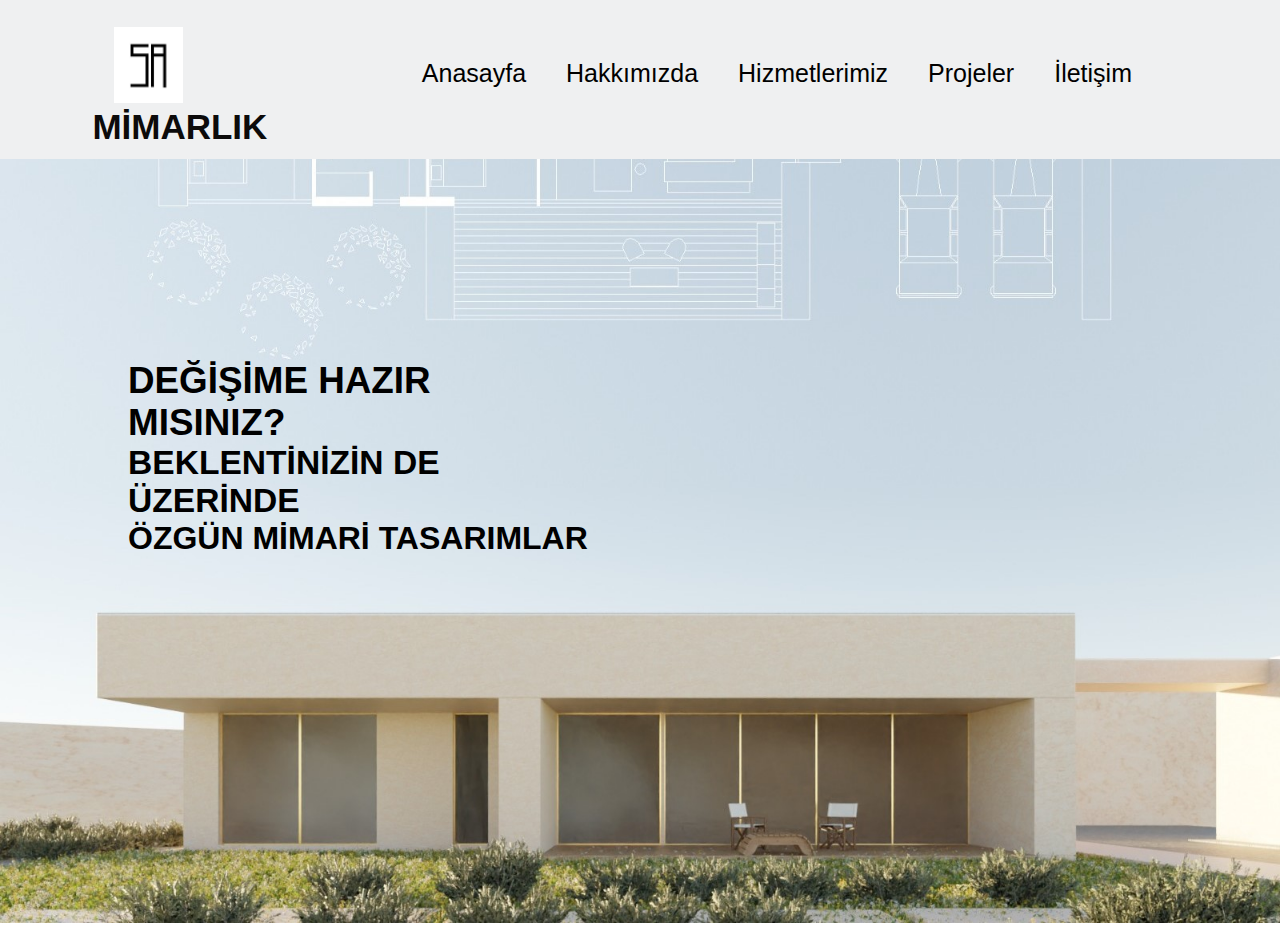
<file: index.html>
<!DOCTYPE html>
<html lang="en">
<head>
    <meta charset="UTF-8">
    <meta name="viewport" content="width=device-width, initial-scale=1.0">
    <link rel="stylesheet" href="/css/style.css">
    <link href="https://fonts.adobe.com/fonts/anth#fonts-section">  
    <title>SA MİMARLIK</title>
</head>
<body onclick="hizmetleriKapat()">
    <!--HEADER-->
    <header>
        <div class="abcd">
            <div class="logo">
                <img src="logo.jpeg" > 
                <h3><a href="#">MİMARLIK</a></h3>
            </div>
            <ul class="sayfalar">
                <li> <a href="index.html">Anasayfa</a></li>
                <li> <a href="hakkımızda.html">Hakkımızda</a></li>
                <li class="Hizmetler-li" onclick="hizmetleriGoster(event)"> <a href="#Hizmetler">Hizmetlerimiz</a>
                    <div id="Hizmetler-content">
                        <ul>
                          <li style="display: block;"> <a href="mimariuygulamaprojeleri.html">MİMARİ UYGULAMA PROJELERİ</a></li>
                          <li style="display: block;"> <a href="röleve-restorasyon.html">RESTORASYON</a></li>
                          <li style="display: block;"> <a href="mimarigörselleştirme.html">MİMARİ GÖRSELLEŞTİRME</a></li>
                          <li style="display: block;"> <a href="mimarianimasyon.html">MİMARİ ANİMASYON</a></li>
                          <li style="display: block;"> <a href="içmimariuygulamaları.html">İÇ MİMARİ UYGULAMALARI</a></li>              
                        </ul>
                        </div>
                </li>
                <li> <a href="projeler.html">Projeler</a></li>
                <li> <a href="iletişim.html">İletişim</a></li>
            </ul>
        </div>
    </header>

    <script>
        function hizmetleriGoster(event) {
            event.stopPropagation();  
          document.getElementById("Hizmetler-content").style.display = "block";
        }
        function hizmetleriKapat() {
          document.getElementById("Hizmetler-content").style.display = "none";
        }
    </script>


    <!--ANASAYFA-->
    <section id="Anasayfa">
        <div class="inner_Anasayfa">
            <div class="child_Anasayfa">
                <h2> DEĞİŞİME HAZIR MISINIZ?
                    
                </h2>
                <span class="spend_child"><b>BEKLENTİNİZİN DE ÜZERİNDE </b></span>
                <P> <b>
                    ÖZGÜN MİMARİ TASARIMLAR
                    </b>
                </P> 

            </div>
        </div>
        <div class="child_Anasayfa">
            <img  width="500px" height="923px" src="/resim.jpeg" alt="">

        </div>
    </section>
   
</body>
</html>
</file>
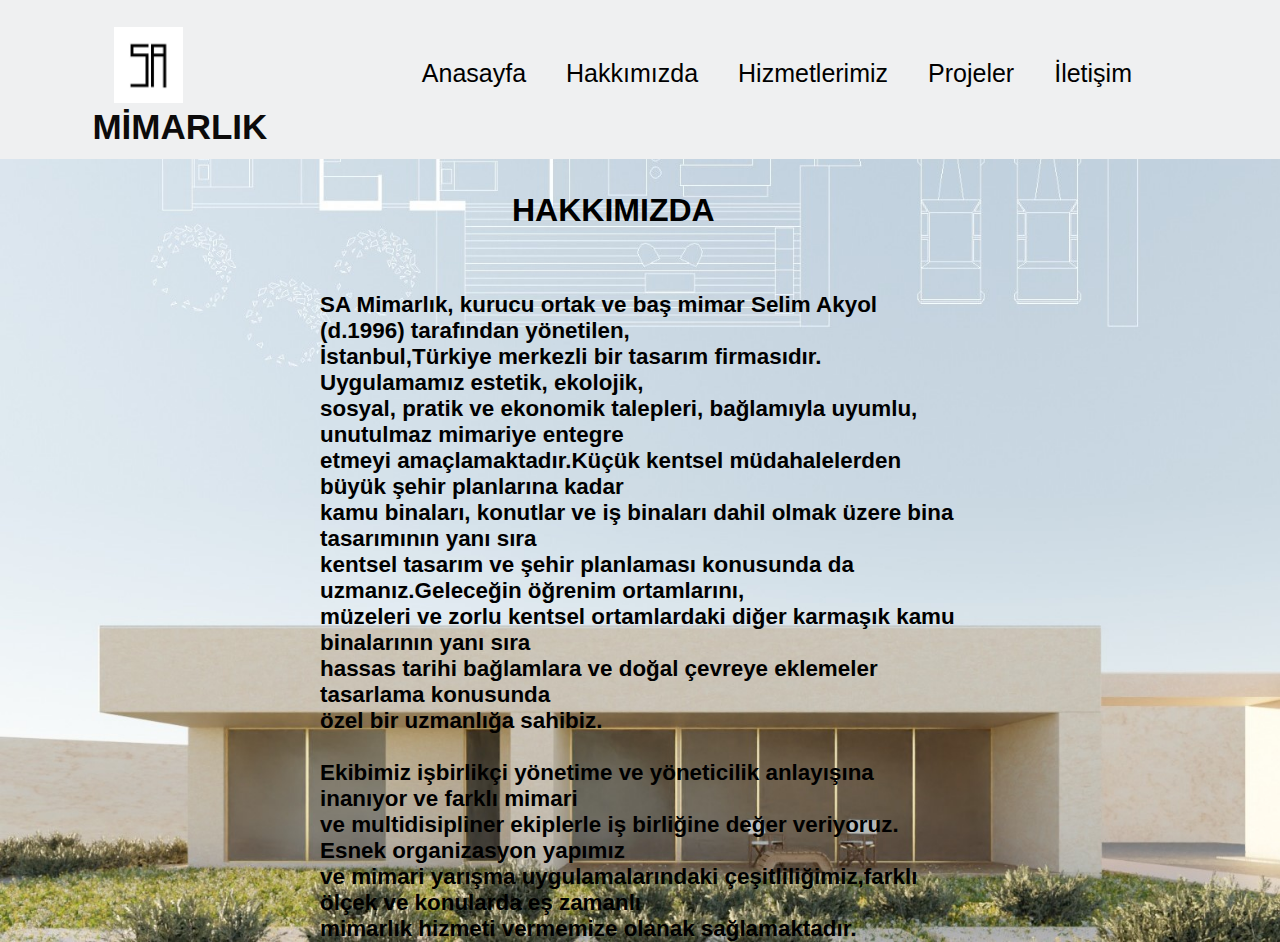
<file: hakkımızda.html>
<!DOCTYPE html>
<html lang="en">
<head>
    <meta charset="UTF-8">
    <meta name="viewport" content="width=device-width, initial-scale=1.0">
    <link rel="stylesheet" href="/css/style.css">
    <link href="https://fonts.adobe.com/fonts/anth#fonts-section">
    <title>SA MİMARLIK</title>
</head>
<body onclick="hizmetleriKapat()">
    <header>
        <div class="abcd">
            <div class="logo">
                <img src="logo.jpeg" > 
                <h3><a href="#">MİMARLIK</a></h3>
            </div>
            <ul class="sayfalar">
                <li> <a href="index.html">Anasayfa</a></li>
                <li> <a href="hakkımızda.html">Hakkımızda</a></li>
                <li class="Hizmetler-li" onclick="hizmetleriGoster(event)"> <a href="#Hizmetler">Hizmetlerimiz</a>
                    <div id="Hizmetler-content">
                        <ul>
                          <li style="display: block;"> <a href="mimariuygulamaprojeleri.html">MİMARİ UYGULAMA PROJELERİ</a></li>
                          <li style="display: block;"> <a href="röleve-restorasyon.html">RESTORASYON</a></li>
                          <li style="display: block;"> <a href="mimarigörselleştirme.html">MİMARİ GÖRSELLEŞTİRME</a></li>
                          <li style="display: block;"> <a href="mimarianimasyon.html">MİMARİ ANİMASYON</a></li>
                          <li style="display: block;"> <a href="içmimariuygulamaları.html">İÇ MİMARİ UYGULAMALARI</a></li>              
                        </ul>
                        </div>
                </li>
                <li> <a href="projeler.html">Projeler</a></li>
                <li> <a href="iletişim.html">İletişim</a></li>
            </ul>
        </div>
    </header>

    <script>
        function hizmetleriGoster(event) {
            event.stopPropagation();  
          document.getElementById("Hizmetler-content").style.display = "block";
        }
        function hizmetleriKapat() {
          document.getElementById("Hizmetler-content").style.display = "none";
        }
    </script>

    
    <style>



     
        body{
            background-image: url(resim.jpeg);
            background-size: cover;
            background-repeat: no-repeat; /* resim küçükse ekranda tekrarlamasın diye*/
        }
        
        h2{
            font-size: 200%;
            margin-top: 15%;
            margin-left: 40%;
            padding-bottom: 50px;
           
        }
    
        .hak p{
            background-image: none;
            font-size: 140%;
            padding-top: 1%;
            padding-left: 25%;
            padding-right: 25%;
            }
    </style>

    <div class="hak">
        <div class="hak-child">
            <h2>HAKKIMIZDA</h2>
        </div>
    

    <p><B>
        SA Mimarlık, kurucu ortak ve baş mimar Selim Akyol (d.1996) tarafından yönetilen,<br>
        İstanbul,Türkiye merkezli bir tasarım firmasıdır. Uygulamamız estetik, ekolojik,<br>
        sosyal, pratik ve ekonomik talepleri, bağlamıyla uyumlu, unutulmaz mimariye entegre <br>
        etmeyi amaçlamaktadır.Küçük kentsel müdahalelerden büyük şehir planlarına kadar <br>
        kamu binaları, konutlar ve iş binaları dahil olmak üzere bina tasarımının yanı sıra <br>
        kentsel tasarım ve şehir planlaması konusunda da uzmanız.Geleceğin öğrenim ortamlarını,<br>
        müzeleri ve zorlu kentsel ortamlardaki diğer karmaşık kamu binalarının yanı sıra <br>
        hassas tarihi bağlamlara ve doğal çevreye eklemeler tasarlama konusunda <br>
        özel bir uzmanlığa sahibiz.<br><br>

        Ekibimiz işbirlikçi yönetime ve yöneticilik anlayışına inanıyor ve farklı mimari <br>
        ve multidisipliner ekiplerle iş birliğine değer veriyoruz. Esnek organizasyon yapımız <br>
        ve mimari yarışma uygulamalarındaki çeşitliliğimiz,farklı ölçek ve konularda eş zamanlı <br>
        mimarlık hizmeti vermemize olanak sağlamaktadır.
    </B></p>
</div>
</body>
</html>
</file>
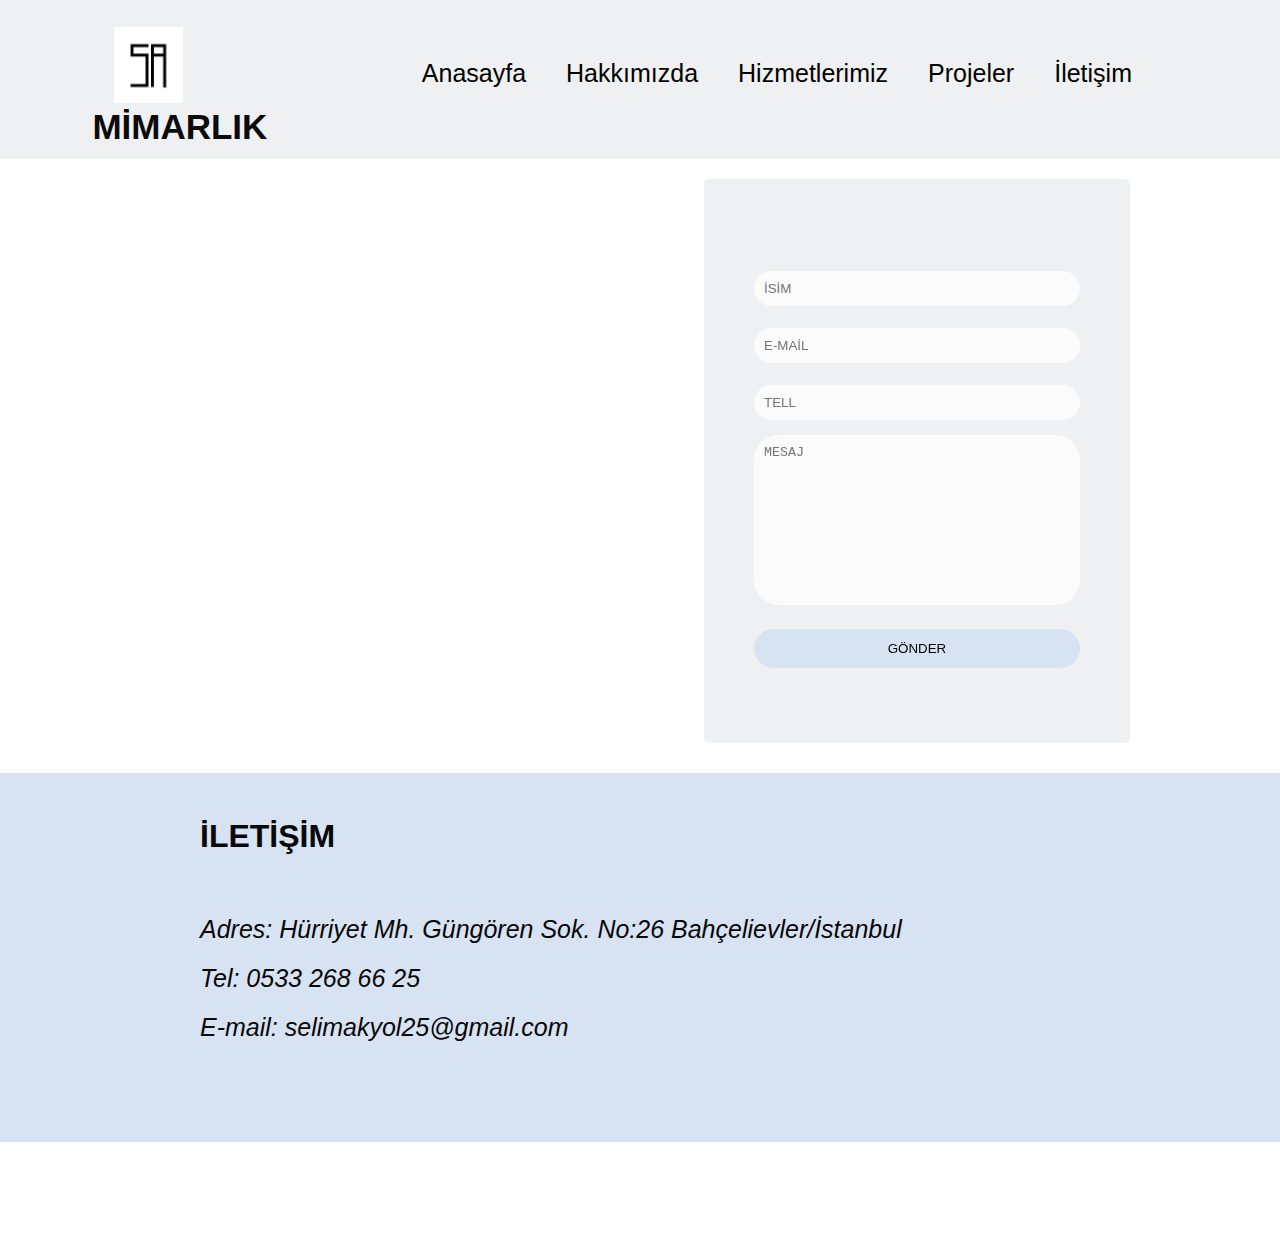
<file: iletişim.html>
<!DOCTYPE html>
<html lang="en">
<head>
    <meta http-equiv="Content-Type" content="text/html; charset=UTF-8">
    <meta name="viewport" content="width=device-width, initial-scale=1.0">
    <link rel="stylesheet" href="/css/style.css">
    <link href="https://fonts.adobe.com/fonts/anth#fonts-section">
    <title>SA MİMARLIK</title>
</head>
<body onclick="hizmetleriKapat()">
    <header>
        <div class="abcd">
            <div class="logo">
                <img src="logo.jpeg" > 
                <h3><a href="#">MİMARLIK</a></h3>
            </div>
            <ul class="sayfalar">
                <li> <a href="index.html">Anasayfa</a></li>
                <li> <a href="hakkımızda.html">Hakkımızda</a></li>
                <li class="Hizmetler-li" onclick="hizmetleriGoster(event)"> <a href="#Hizmetler">Hizmetlerimiz</a>
                    <div id="Hizmetler-content">
                        <ul>
                          <li style="display: block;"> <a href="mimariuygulamaprojeleri.html">MİMARİ UYGULAMA PROJELERİ</a></li>
                          <li style="display: block;"> <a href="röleve-restorasyon.html">RESTORASYON</a></li>
                          <li style="display: block;"> <a href="mimarigörselleştirme.html">MİMARİ GÖRSELLEŞTİRME</a></li>
                          <li style="display: block;"> <a href="mimarianimasyon.html">MİMARİ ANİMASYON</a></li>
                          <li style="display: block;"> <a href="içmimariuygulamaları.html">İÇ MİMARİ UYGULAMALARI</a></li>              
                        </ul>
                        </div>
                </li>
                <li> <a href="projeler.html">Projeler</a></li>
                <li> <a href="iletişim.html">İletişim</a></li>
            </ul>
        </div>
    </header>
    
    <script>
        function hizmetleriGoster(event) {
            event.stopPropagation();  
          document.getElementById("Hizmetler-content").style.display = "block";
        }
        function hizmetleriKapat() {
          document.getElementById("Hizmetler-content").style.display = "none";
        }
    </script>


    <div class="iletisim">
        <div class="iletisim-children">
            <iframe src="https://www.google.com/maps/embed?pb=!1m18!1m12!1m3!1d752.8607643742739!2d28.83955226966177!3d40.99367481045135!2m3!1f0!2f0!3f0!3m2!1i1024!2i768!4f13.1!3m3!1m2!1s0x14caa35f129767ff%3A0x402b6e79288e07a8!2zSMO8cnJpeWV0LCBHw7xuZ8O2cmVuIFNrLiBFTMSwRiBBcHQgTm86MjYsIDM0MTkyIEJhaMOnZWxpZXZsZXIvxLBzdGFuYnVs!5e0!3m2!1str!2str!4v1708448890863!5m2!1str!2str" width="600" height="450" style="border:0;" allowfullscreen="" loading="lazy" referrerpolicy="no-referrer-when-downgrade"></iframe>
        </div>
    </div>

        <div class="iletisim-child">
            <form id="iletisim"action="https://formspree.io/f/mwkgbevz" method="POST" >
                <input  placeholder="İSİM" type="text" name="Ad" id="" required><br>
                <input  placeholder="E-MAİL" type="email" name="e-mail" id=""required><br>
                <input  placeholder="TELL" type="text" name="phone" id=""required><br>
                <textarea placeholder="MESAJ" name="MESSAGE" id="" cols="30" rows="10"required></textarea> <br>
                <input type="submit" value="GÖNDER">
            </form> 
        </div>
    </div>

    <footer>
        <div class="inner-footer">
            <div class="innerfooter-child">
                <h1>İLETİŞİM</h1>
                <ul class="bilgiler">
                   <li><i class="adres">Adres: Hürriyet Mh. Güngören Sok. No:26  Bahçelievler/İstanbul</i></li> 
                   <li><i class="phone">Tel: 0533 268 66 25</i></li>
                   <li><i class="e-mail">E-mail: selimakyol25@gmail.com</i></li>
                </ul>
            </div>
        </div>
    </footer> 
      
</body>
</html>
</file>
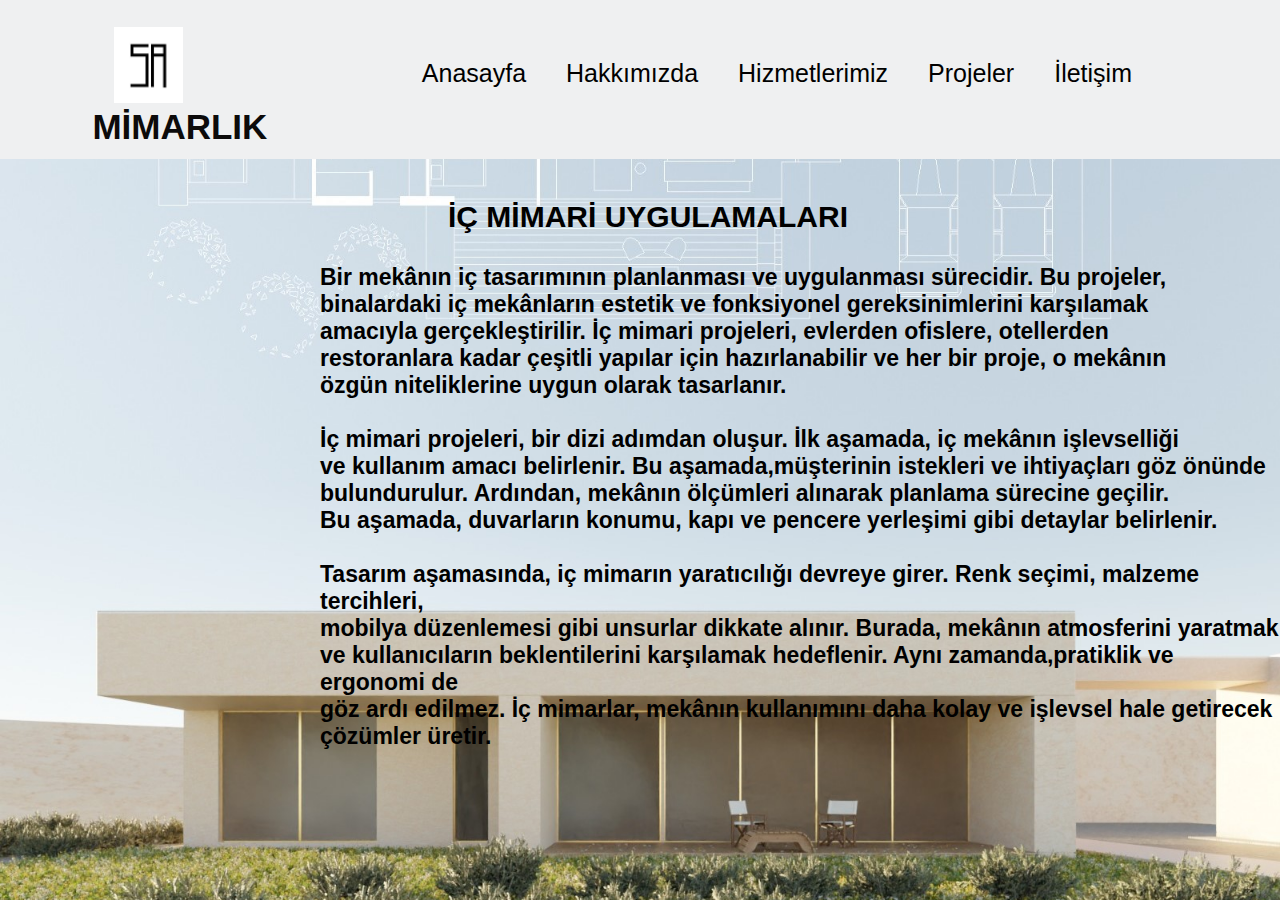
<file: içmimariuygulamaları.html>
<!DOCTYPE html>
<html lang="en">
<head>
    <meta charset="UTF-8">
    <meta name="viewport" content="width=device-width, initial-scale=1.0">
    <link rel="stylesheet" href="/css/style.css">
    <link href="https://fonts.adobe.com/fonts/anth#fonts-section">
    <title>SA MİMARLIK</title>
</head>
<body onclick="hizmetleriKapat()">
    <header>
        <div class="abcd">
            <div class="logo">
                <img src="logo.jpeg" > 
                <h3><a href="#"> MİMARLIK</a></h3>
            </div>
            <ul class="sayfalar">
                <li> <a href="index.html">Anasayfa</a></li>
                <li> <a href="hakkımızda.html">Hakkımızda</a></li>
                <li class="Hizmetler-li" onclick="hizmetleriGoster(event)"> <a href="#Hizmetler">Hizmetlerimiz</a>
                    <div id="Hizmetler-content">
                        <ul>
                          <li style="display: block;"> <a href="mimariuygulamaprojeleri.html">MİMARİ UYGULAMA PROJELERİ</a></li>
                          <li style="display: block;"> <a href="röleve-restorasyon.html">RESTORASYON</a></li>
                          <li style="display: block;"> <a href="mimarigörselleştirme.html">MİMARİ GÖRSELLEŞTİRME</a></li>
                          <li style="display: block;"> <a href="mimarianimasyon.html">MİMARİ ANİMASYON</a></li>
                          <li style="display: block;"> <a href="içmimariuygulamaları.html">İÇ MİMARİ UYGULAMALARI</a></li>              
                        </ul>
                        </div>
                </li>
                <li> <a href="projeler.html">Projeler</a></li>
                <li> <a href="iletişim.html">İletişim</a></li>
            </ul>
        </div>
    </header>
    <script>
        function hizmetleriGoster(event) {
            event.stopPropagation();  
          document.getElementById("Hizmetler-content").style.display = "block";
        }
        function hizmetleriKapat() {
          document.getElementById("Hizmetler-content").style.display = "none";
        }
    </script>

    
    <style>
        
  
        body{
            background-image: url(resim.jpeg);
            background-size: cover;
            background-repeat: no-repeat; /* resim küçükse ekranda tekrarlamasın diye*/
        }

        h2{
            margin-top: 200px;
            margin-left: 35%;
            font-size: 30px;
        }
        
    
    
        p{
            background-image: none;
            font-size: 23px;
            padding-top: 30px;
            padding-left: 25%;
            padding-bottom: 10%;
            }
    </style>

    <div class="miuy">
        <div class="miuy-child">
            <h2>İÇ MİMARİ UYGULAMALARI</h2>
            
        </div>
    

    <P><B>
        Bir mekânın iç tasarımının planlanması ve uygulanması sürecidir. Bu projeler,<br>
        binalardaki iç mekânların estetik ve fonksiyonel gereksinimlerini karşılamak <br>
        amacıyla gerçekleştirilir. İç mimari projeleri, evlerden ofislere, otellerden <br>
        restoranlara kadar çeşitli yapılar için hazırlanabilir ve her bir proje, o mekânın<br>
        özgün niteliklerine uygun olarak tasarlanır.<br><br>

        İç mimari projeleri, bir dizi adımdan oluşur. İlk aşamada, iç mekânın işlevselliği <br>
        ve kullanım amacı belirlenir. Bu aşamada,müşterinin istekleri ve ihtiyaçları göz önünde <br>
        bulundurulur. Ardından, mekânın ölçümleri alınarak planlama sürecine geçilir.<br>
        Bu aşamada, duvarların konumu, kapı ve pencere yerleşimi gibi detaylar belirlenir.<br><br>

        Tasarım aşamasında, iç mimarın yaratıcılığı devreye girer. Renk seçimi, malzeme tercihleri,<br>
        mobilya düzenlemesi gibi unsurlar dikkate alınır. Burada, mekânın atmosferini yaratmak <br>
        ve kullanıcıların beklentilerini karşılamak hedeflenir. Aynı zamanda,pratiklik ve ergonomi de <br>
        göz ardı edilmez. İç mimarlar, mekânın kullanımını daha kolay ve işlevsel hale getirecek <br>
        çözümler üretir.

    </B></P>
</div>
</body>
</html>
</file>
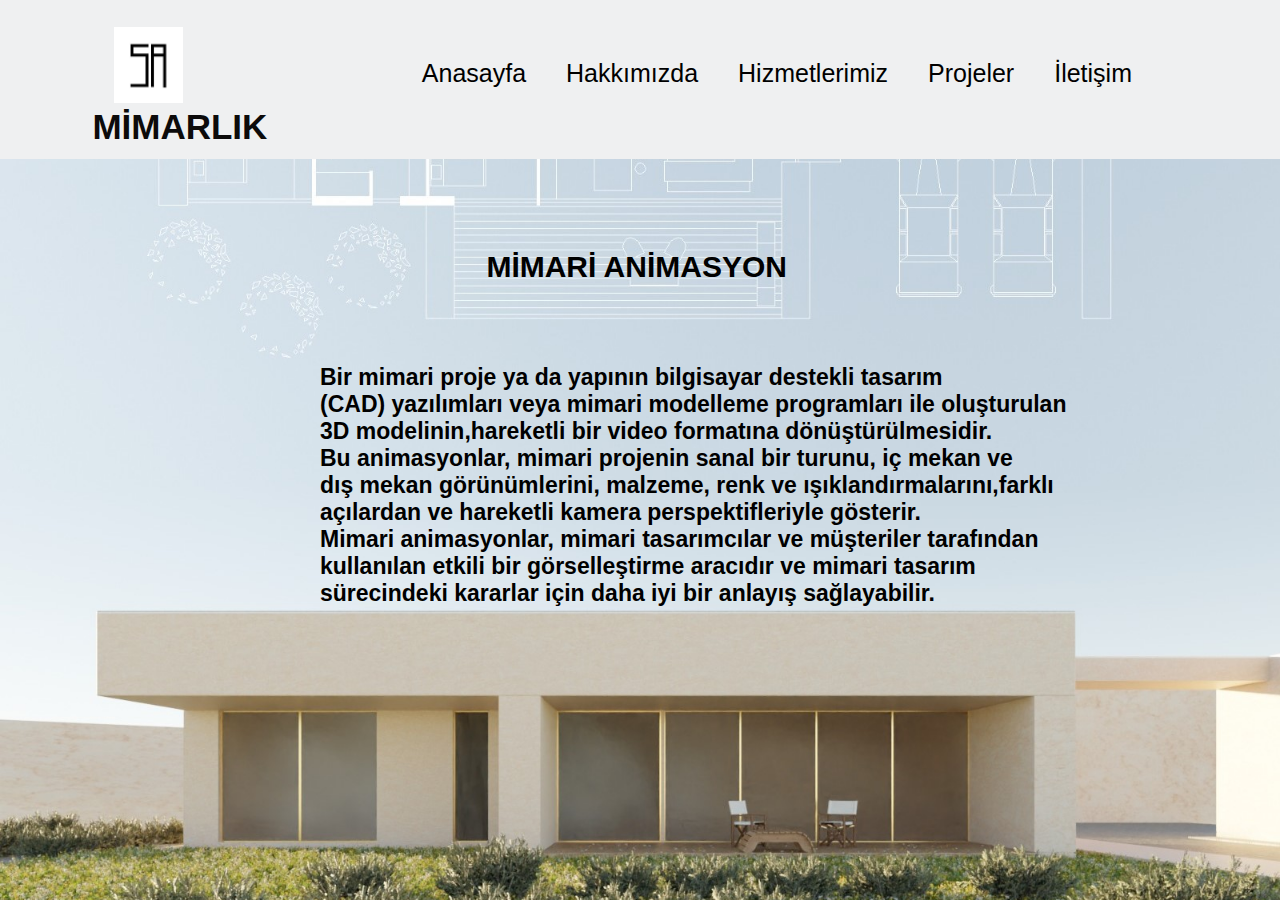
<file: mimarianimasyon.html>
<!DOCTYPE html>
<html lang="en">
<head>
    <meta charset="UTF-8">
    <meta name="viewport" content="width=device-width, initial-scale=1.0">
    <link rel="stylesheet" href="/css/style.css">
    <link href="https://fonts.adobe.com/fonts/anth#fonts-section">
    <title>SA MİMARLIK</title>
</head>
<body onclick="hizmetleriKapat()">


    <header>
        <div class="abcd">
            <div class="logo">
                <img src="logo.jpeg" > 
                <h3><a href="#">MİMARLIK</a></h3>
            </div>
            <ul class="sayfalar">
                <li> <a href="index.html">Anasayfa</a></li>
                <li> <a href="hakkımızda.html">Hakkımızda</a></li>
                <li class="Hizmetler-li" onclick="hizmetleriGoster(event)"> <a href="#Hizmetler">Hizmetlerimiz</a>
                    <div id="Hizmetler-content">
                        <ul>
                          <li style="display: block;"> <a href="mimariuygulamaprojeleri.html">MİMARİ UYGULAMA PROJELERİ</a></li>
                          <li style="display: block;"> <a href="röleve-restorasyon.html">RESTORASYON</a></li>
                          <li style="display: block;"> <a href="mimarigörselleştirme.html">MİMARİ GÖRSELLEŞTİRME</a></li>
                          <li style="display: block;"> <a href="mimarianimasyon.html">MİMARİ ANİMASYON</a></li>
                          <li style="display: block;"> <a href="içmimariuygulamaları.html">İÇ MİMARİ UYGULAMALARI</a></li>              
                        </ul>
                        </div>
                </li>
                <li> <a href="projeler.html">Projeler</a></li>
                <li> <a href="iletişim.html">İletişim</a></li>
            </ul>
        </div>
    </header>
    <script>
        function hizmetleriGoster(event) {
            event.stopPropagation();  
          document.getElementById("Hizmetler-content").style.display = "block";
        }
        function hizmetleriKapat() {
          document.getElementById("Hizmetler-content").style.display = "none";
        }
    </script>


<style>
    body{
        background-image: url(resim.jpeg);
        background-size: cover;
        background-repeat: no-repeat; /* resim küçükse ekranda tekrarlamasın diye*/
    }
    
    h2{
        font-size: 30px;
        margin-top: 250px;
        margin-left: 38%;
    }

    p{
        background-image: none;
        font-size: 23px;
        padding-top: 80px;
        padding-left: 25%;
        }

     </style>
     
     <div class="mian">
       <div class="mian-child">
        <h2>MİMARİ ANİMASYON</h2>
       </div>
     

     <p><B>
        Bir mimari proje ya da yapının bilgisayar destekli tasarım<br>
        (CAD) yazılımları veya mimari modelleme programları ile oluşturulan<br>
        3D modelinin,hareketli bir video formatına dönüştürülmesidir.<br>
        Bu animasyonlar, mimari projenin sanal bir turunu, iç mekan ve <br>
        dış mekan görünümlerini, malzeme, renk ve ışıklandırmalarını,farklı <br>
        açılardan ve hareketli kamera perspektifleriyle gösterir.<br>
        Mimari animasyonlar, mimari tasarımcılar ve müşteriler tarafından<br>
        kullanılan etkili bir görselleştirme aracıdır ve mimari tasarım <br>
        sürecindeki kararlar için daha iyi bir anlayış sağlayabilir.
     </B></p>
    </div>
</body>
</html>
</file>
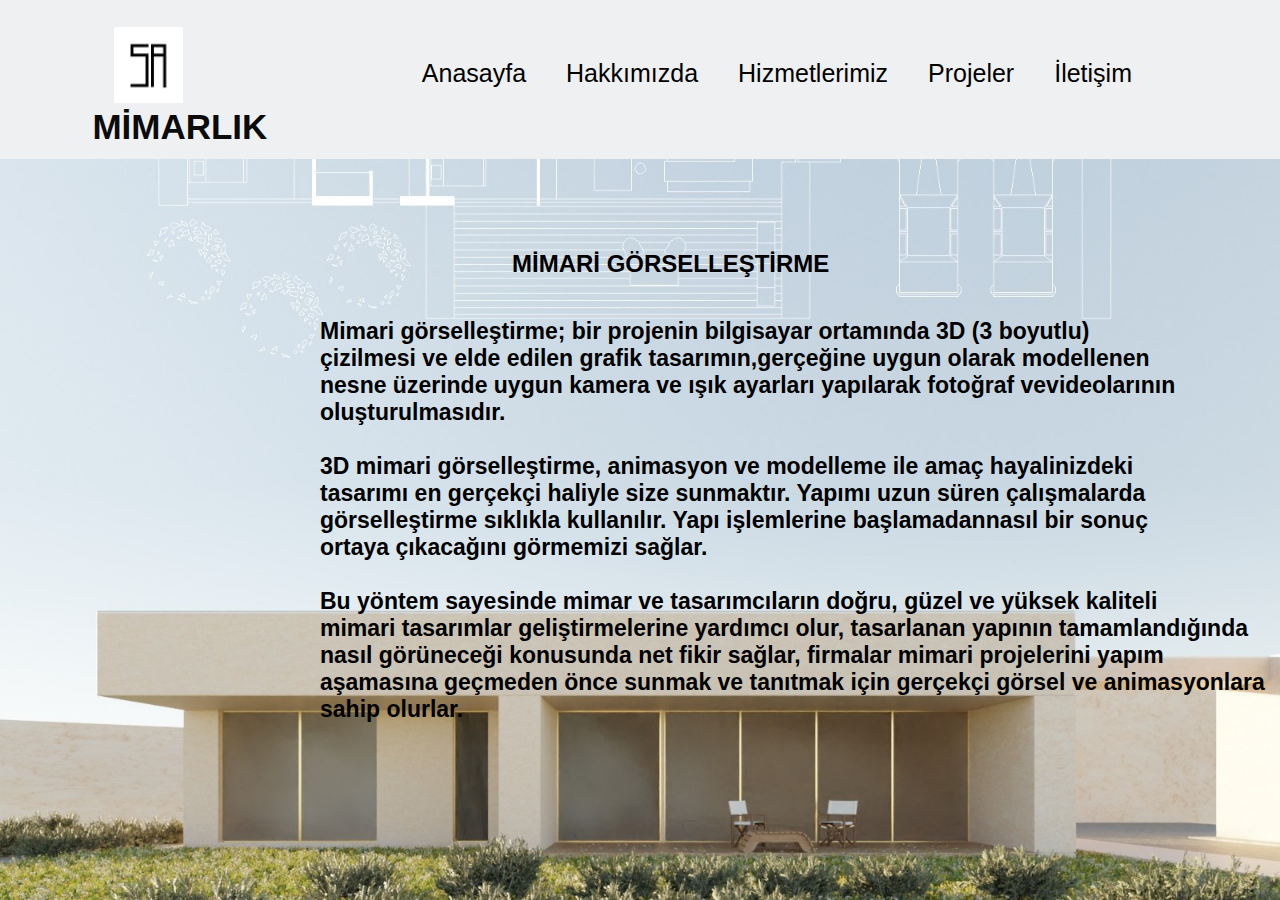
<file: mimarigörselleştirme.html>
<!DOCTYPE html>
<html lang="en">
<head>
    <meta charset="UTF-8">
    <meta name="viewport" content="width=device-width, initial-scale=1.0">
    <link rel="stylesheet" href="/css/style.css">
    <link href="https://fonts.adobe.com/fonts/anth#fonts-section">
    <title>SA MİMARLIK</title>
</head>
<body onclick="hizmetleriKapat()">

    <header>
        <div class="abcd">
            <div class="logo">
                <img src="logo.jpeg" > 
                <h3><a href="#">MİMARLIK</a></h3>
            </div>
            <ul class="sayfalar">
                <li> <a href="index.html">Anasayfa</a></li>
                <li> <a href="hakkımızda.html">Hakkımızda</a></li>
                <li class="Hizmetler-li" onclick="hizmetleriGoster(event)"> <a href="#Hizmetler">Hizmetlerimiz</a>
                    <div id="Hizmetler-content">
                        <ul>
                          <li style="display: block;"> <a href="mimariuygulamaprojeleri.html">MİMARİ UYGULAMA PROJELERİ</a></li>
                          <li style="display: block;"> <a href="röleve-restorasyon.html">RESTORASYON</a></li>
                          <li style="display: block;"> <a href="mimarigörselleştirme.html">MİMARİ GÖRSELLEŞTİRME</a></li>
                          <li style="display: block;"> <a href="mimarianimasyon.html">MİMARİ ANİMASYON</a></li>
                          <li style="display: block;"> <a href="içmimariuygulamaları.html">İÇ MİMARİ UYGULAMALARI</a></li>              
                        </ul>
                        </div>
                </li>
                <li> <a href="projeler.html">Projeler</a></li>
                <li> <a href="iletişim.html">İletişim</a></li>
            </ul>
        </div>
    </header>
    <script>
        function hizmetleriGoster(event) {
            event.stopPropagation();  
          document.getElementById("Hizmetler-content").style.display = "block";
        }
        function hizmetleriKapat() {
          document.getElementById("Hizmetler-content").style.display = "none";
        }
    </script>

    <style>
    
        body{
            background-image: url(resim.jpeg);
            background-size: cover;
            background-repeat: no-repeat; /* resim küçükse ekranda tekrarlamasın diye*/
        }
        
        h2{
            margin-top: 250px;
            margin-left: 40%;
            font-size: 230x;
        }
        p{
            background-image: none;
            font-size: 23px;
            padding-top: 40px;
            padding-left: 25%;
            }
    </style>

    <div class="migör">
        <div class="migör-child">
            <h2>MİMARİ GÖRSELLEŞTİRME</h2>
        </div>
    

    <p><B>
        Mimari görselleştirme; bir projenin bilgisayar ortamında 3D (3 boyutlu)<br>
        çizilmesi ve elde edilen grafik tasarımın,gerçeğine uygun olarak modellenen<br>
        nesne üzerinde uygun kamera ve ışık ayarları yapılarak fotoğraf vevideolarının<br>
        oluşturulmasıdır.<br><br>


        3D mimari görselleştirme, animasyon ve modelleme ile  amaç hayalinizdeki<br>
        tasarımı en gerçekçi haliyle size sunmaktır. Yapımı uzun süren çalışmalarda<br>
        görselleştirme sıklıkla kullanılır. Yapı işlemlerine başlamadannasıl bir sonuç<br>
        ortaya çıkacağını görmemizi sağlar.<br><br>

        Bu yöntem sayesinde mimar ve tasarımcıların doğru, güzel ve yüksek kaliteli<br>
        mimari tasarımlar geliştirmelerine yardımcı olur,  tasarlanan yapının tamamlandığında<br>
        nasıl görüneceği konusunda net fikir sağlar, firmalar mimari projelerini yapım <br>
        aşamasına geçmeden önce sunmak ve tanıtmak için gerçekçi görsel ve animasyonlara <br>
        sahip olurlar.
        </B>
    </p>
</div>
</body>
</html>
</file>
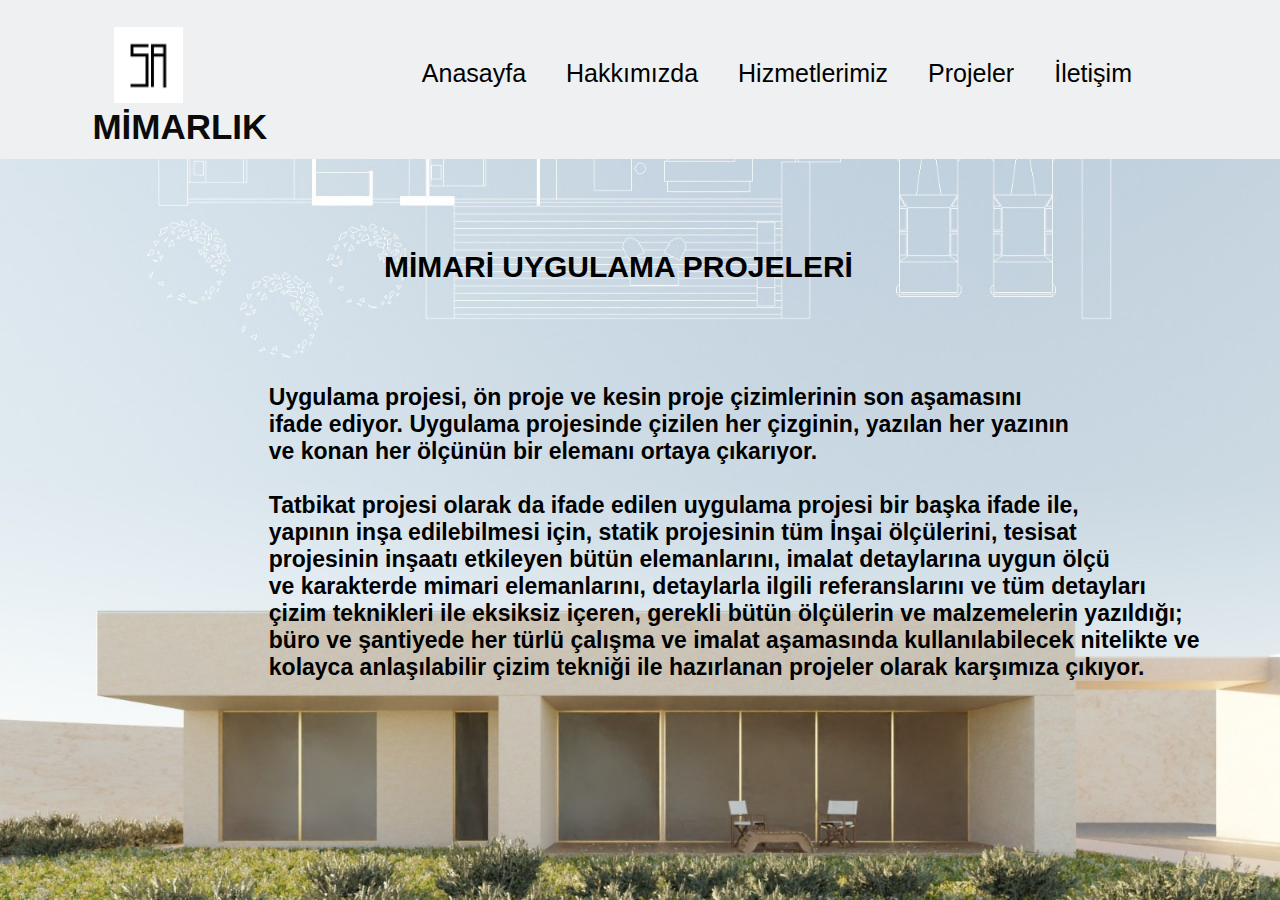
<file: mimariuygulamaprojeleri.html>
<!DOCTYPE html>
<html lang="en">
<head>
    <meta charset="UTF-8">
    <meta name="viewport" content="width=device-width, initial-scale=1.0">
    <link rel="stylesheet" href="/css/style.css">
    <link href="https://fonts.adobe.com/fonts/anth#fonts-section">
    <title>SA MİMARLIK</title>

</head>
<body onclick="hizmetleriKapat()">

    <header>
        <div class="abcd">
            <div class="logo">
                <img src="logo.jpeg" > 
                <h3><a href="#"> MİMARLIK</a></h3>
            </div>
            <ul class="sayfalar">
                <li> <a href="index.html">Anasayfa</a></li>
                <li> <a href="hakkımızda.html">Hakkımızda</a></li>
                <li class="Hizmetler-li" onclick="hizmetleriGoster(event)"> <a href="#Hizmetler">Hizmetlerimiz</a>
                    <div id="Hizmetler-content">
                        <ul>
                          <li style="display: block;"> <a href="mimariuygulamaprojeleri.html">MİMARİ UYGULAMA PROJELERİ</a></li>
                          <li style="display: block;"> <a href="röleve-restorasyon.html">RESTORASYON</a></li>
                          <li style="display: block;"> <a href="mimarigörselleştirme.html">MİMARİ GÖRSELLEŞTİRME</a></li>
                          <li style="display: block;"> <a href="mimarianimasyon.html">MİMARİ ANİMASYON</a></li>
                          <li style="display: block;"> <a href="içmimariuygulamaları.html">İÇ MİMARİ UYGULAMALARI</a></li>              
                        </ul>
                        </div>
                </li>
                <li> <a href="projeler.html">Projeler</a></li>
                <li> <a href="iletişim.html">İletişim</a></li>
            </ul>
        </div>
    </header>
    <script>
        function hizmetleriGoster(event) {
            event.stopPropagation();  
          document.getElementById("Hizmetler-content").style.display = "block";
        }
        function hizmetleriKapat() {
          document.getElementById("Hizmetler-content").style.display = "none";
        }
    </script>

    <style>
    
    body{
        background-image: url(resim.jpeg);
        background-size: cover;
        background-repeat: no-repeat; /* resim küçükse ekranda tekrarlamasın diye*/
    }
    
    h2{
            margin-top: 250px;
            margin-left: 30%;
            font-size: 30px;
        }

    p{
        background-image: none;
        font-size: 23px;
        padding-top: 100px;
        padding-left: 21%;
        }
</style>
       
    <div class="mup">
        <div class="mup-child">
          <h2>MİMARİ UYGULAMA PROJELERİ</h2>
        </div>

        <p><B>
            Uygulama projesi, ön proje ve kesin proje çizimlerinin son aşamasını<br>
            ifade ediyor. Uygulama projesinde çizilen her çizginin, yazılan her yazının<br>
            ve konan her ölçünün bir elemanı ortaya çıkarıyor.<br><br>
            
            Tatbikat projesi olarak da ifade edilen uygulama projesi bir başka ifade ile,<br>
            yapının inşa edilebilmesi için, statik projesinin tüm İnşai ölçülerini, tesisat<br>
            projesinin inşaatı etkileyen bütün elemanlarını, imalat detaylarına uygun ölçü <br>
            ve karakterde mimari elemanlarını, detaylarla ilgili referanslarını ve tüm detayları<br>
            çizim teknikleri ile eksiksiz içeren, gerekli bütün ölçülerin ve malzemelerin yazıldığı;<br>
            büro ve şantiyede her türlü çalışma ve imalat aşamasında kullanılabilecek nitelikte ve<br>
            kolayca anlaşılabilir çizim tekniği ile hazırlanan projeler olarak karşımıza çıkıyor.</B></p>
    </div>
    
</body>
</html>
</file>
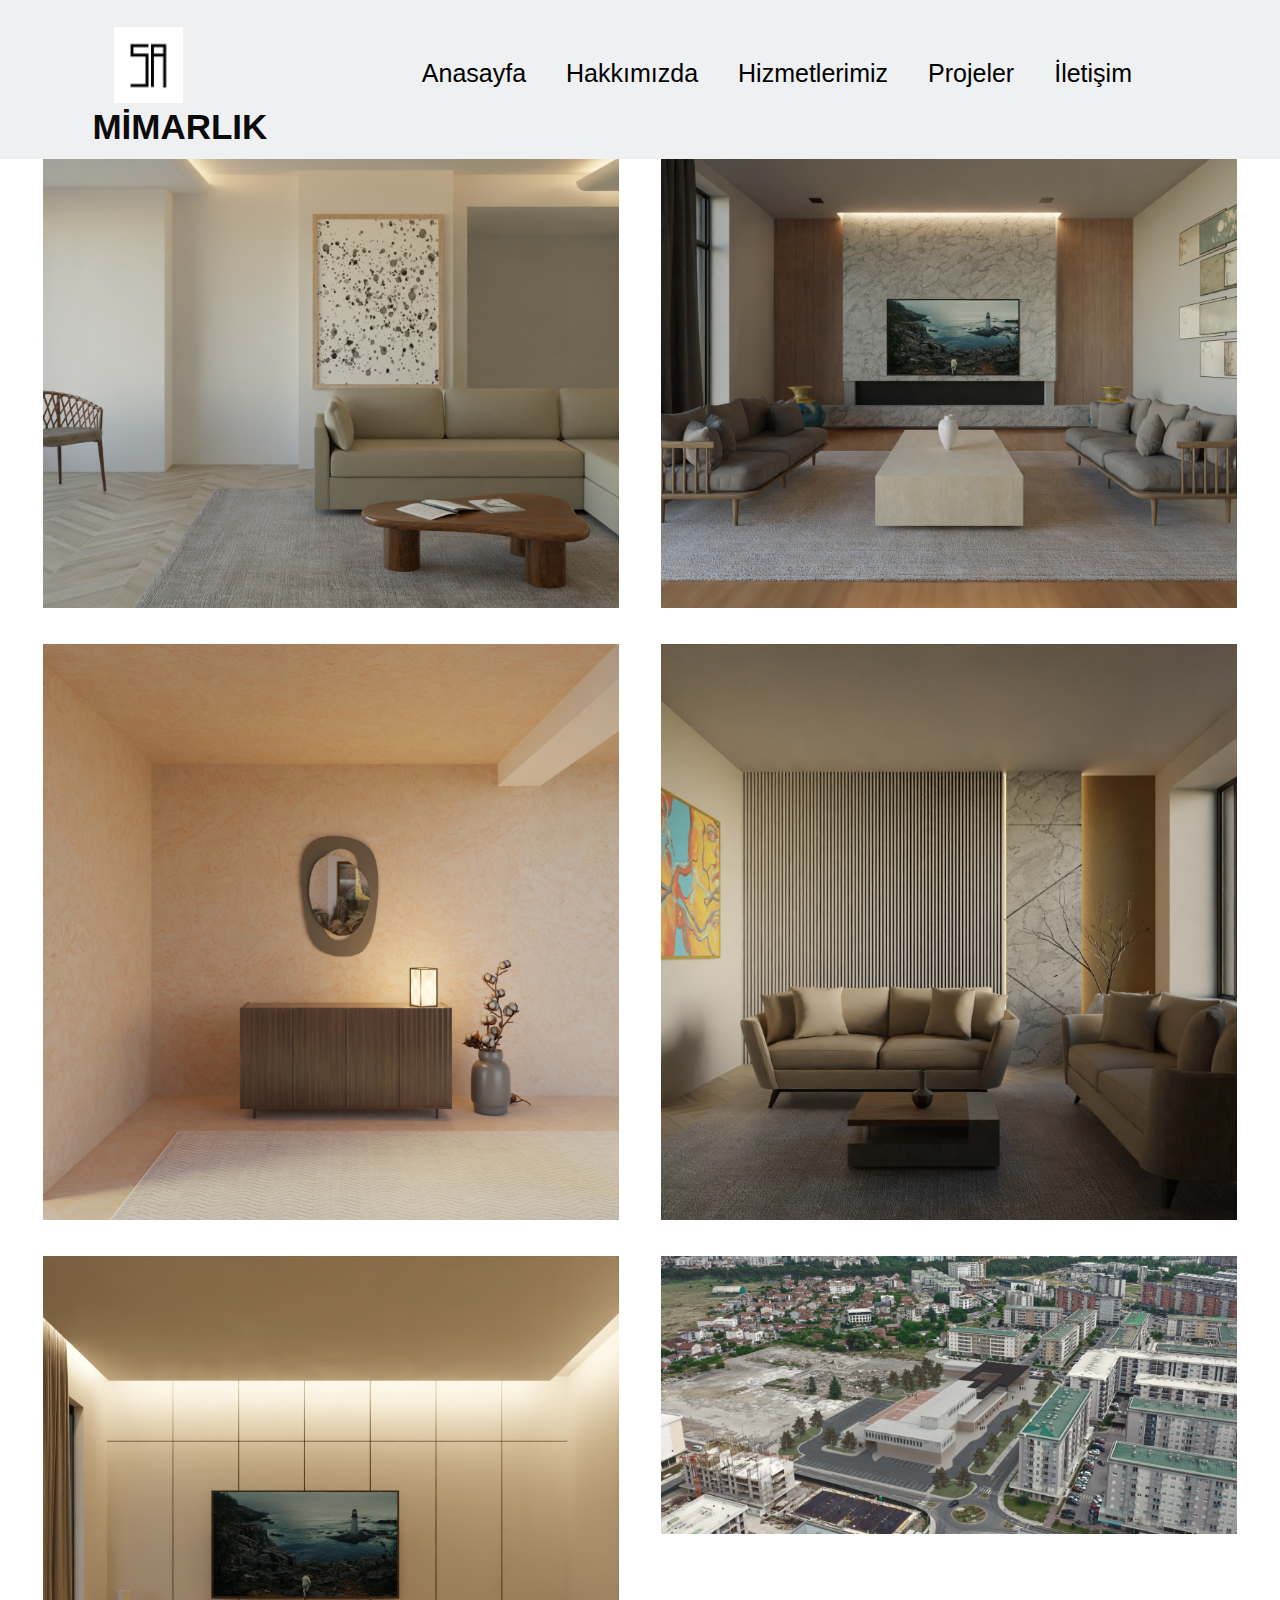
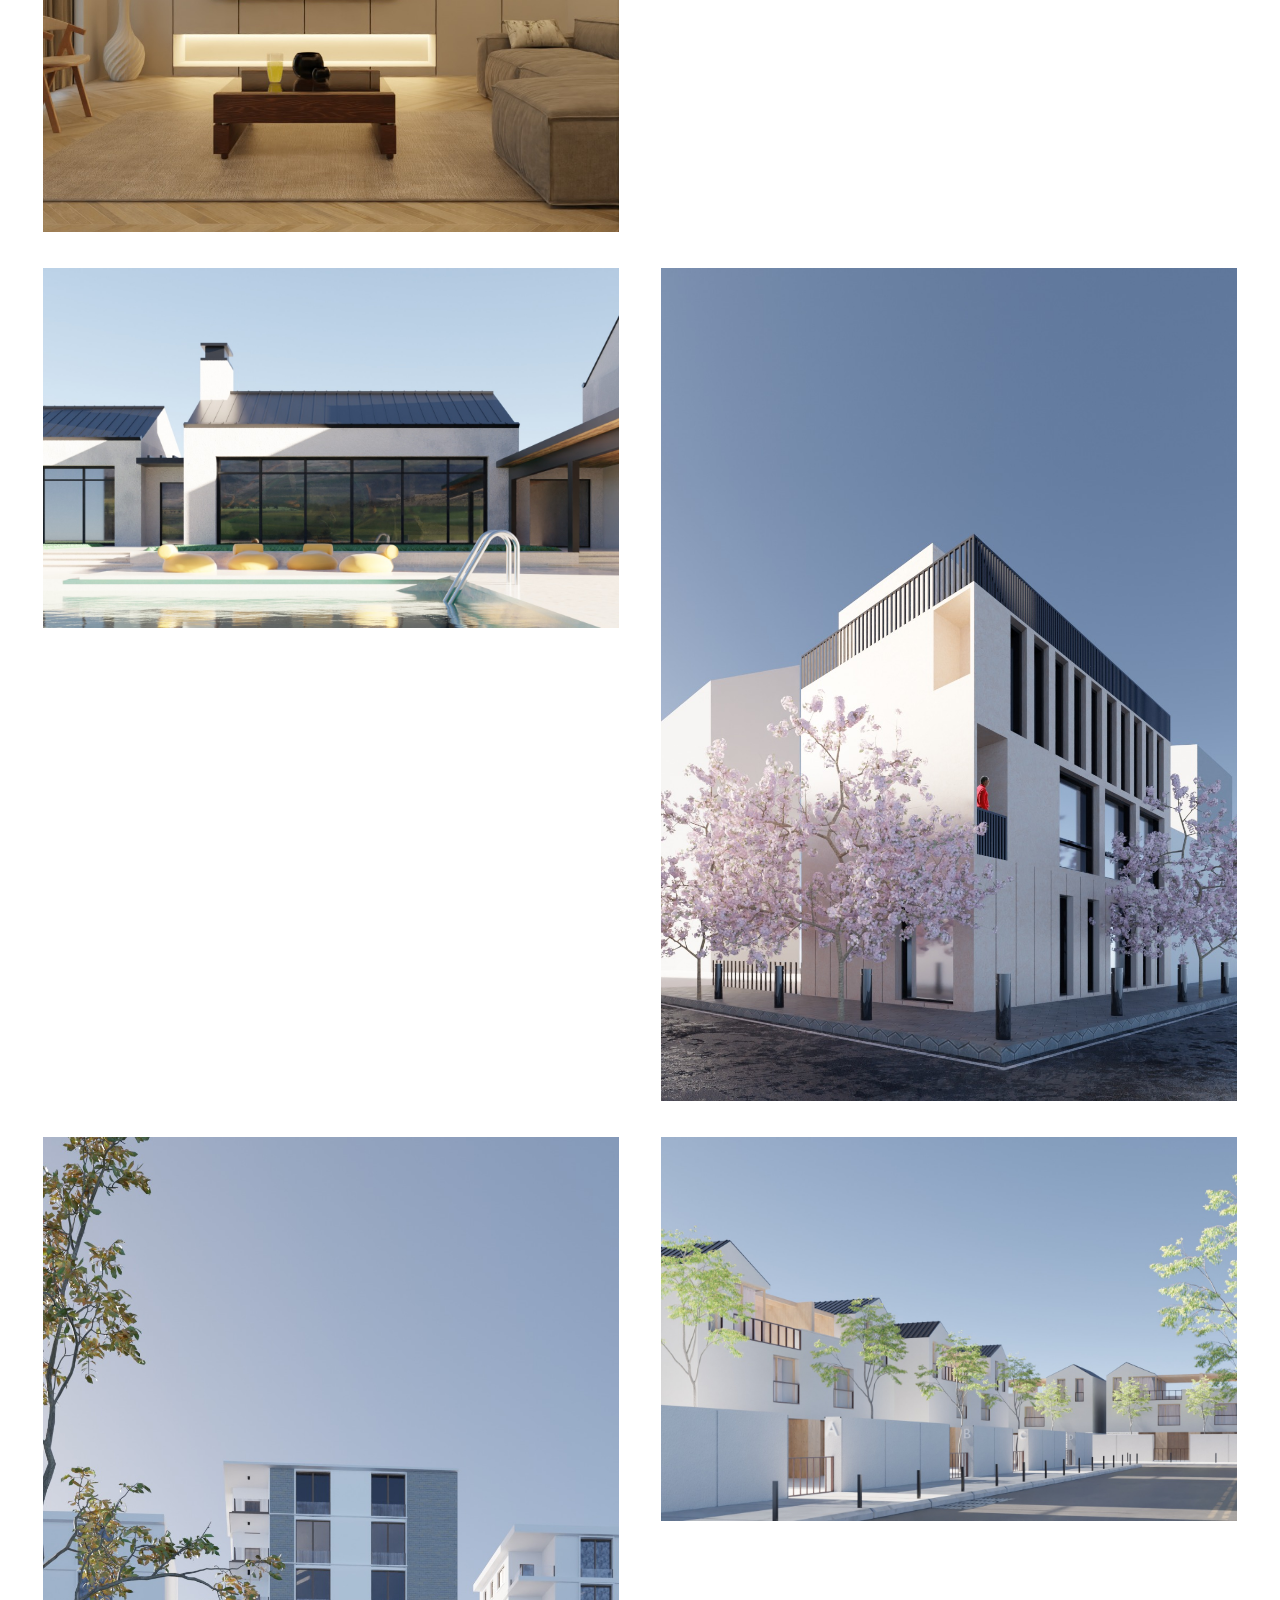
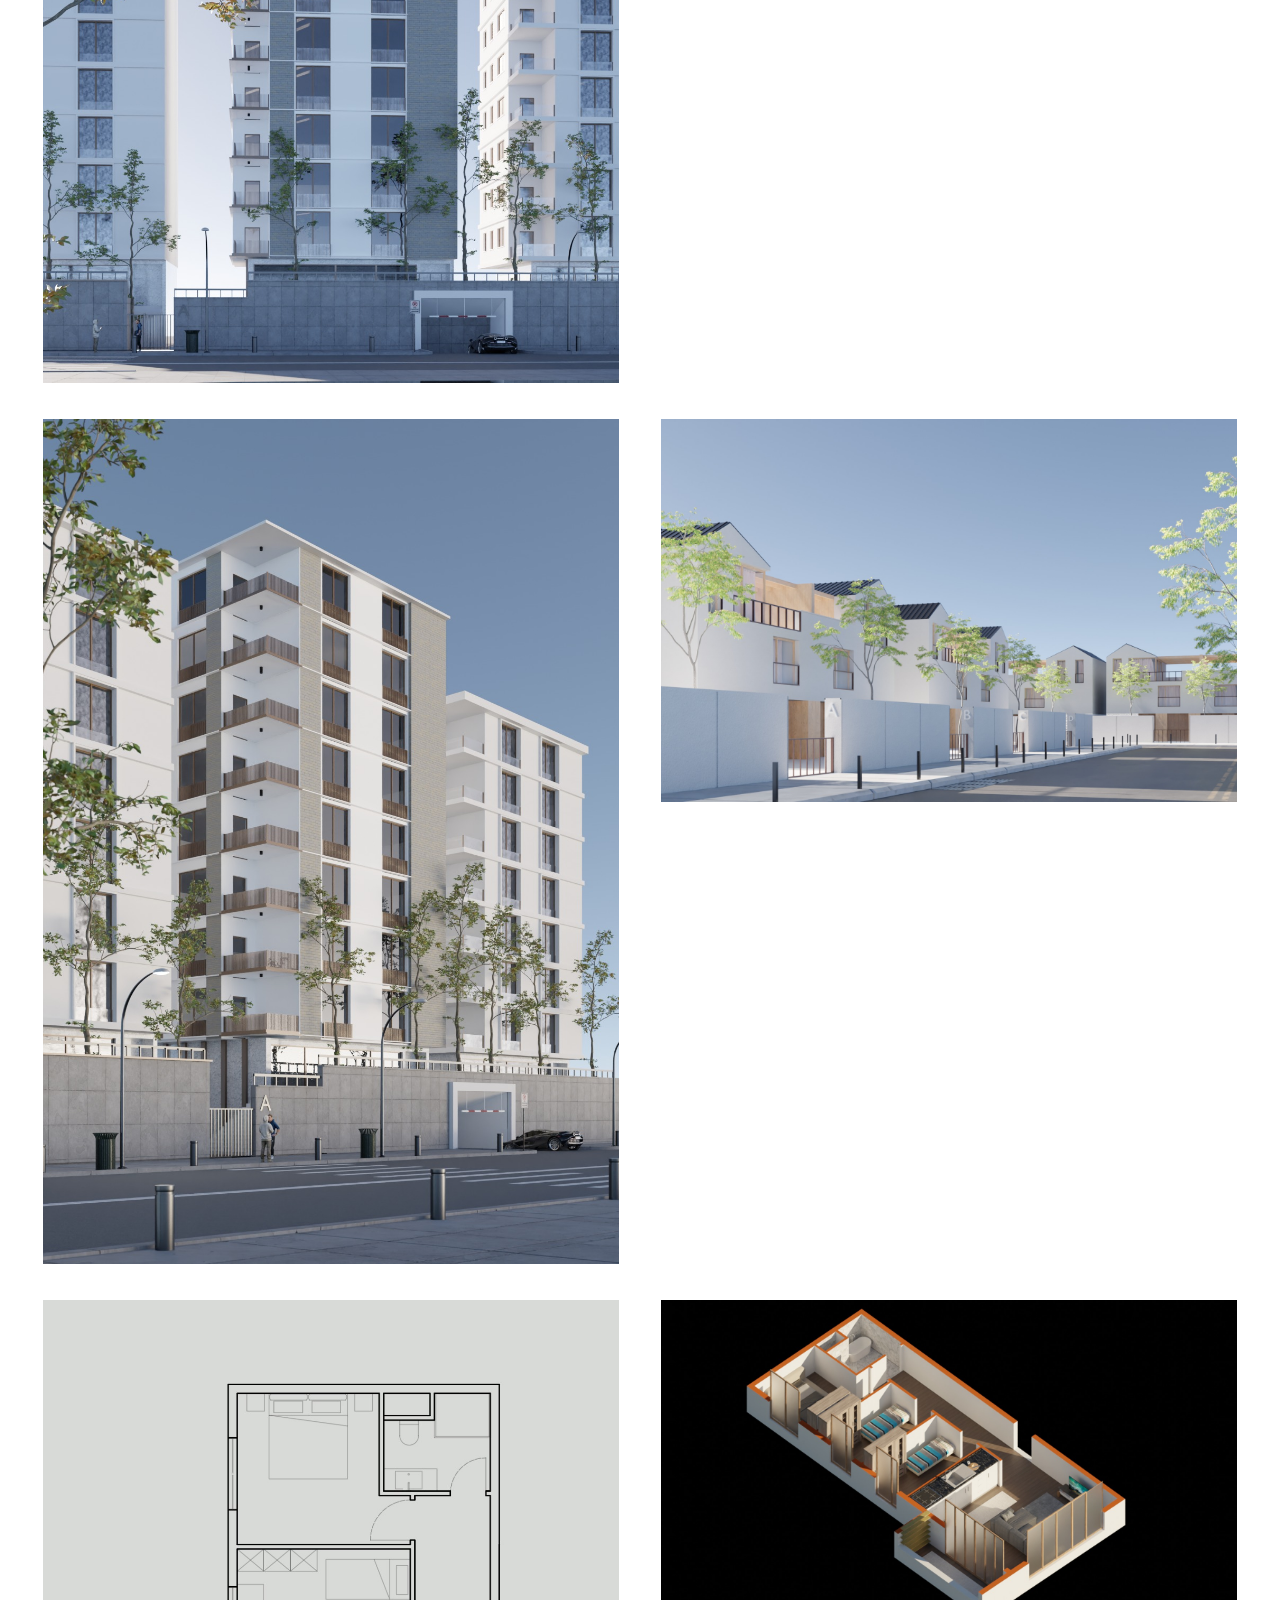
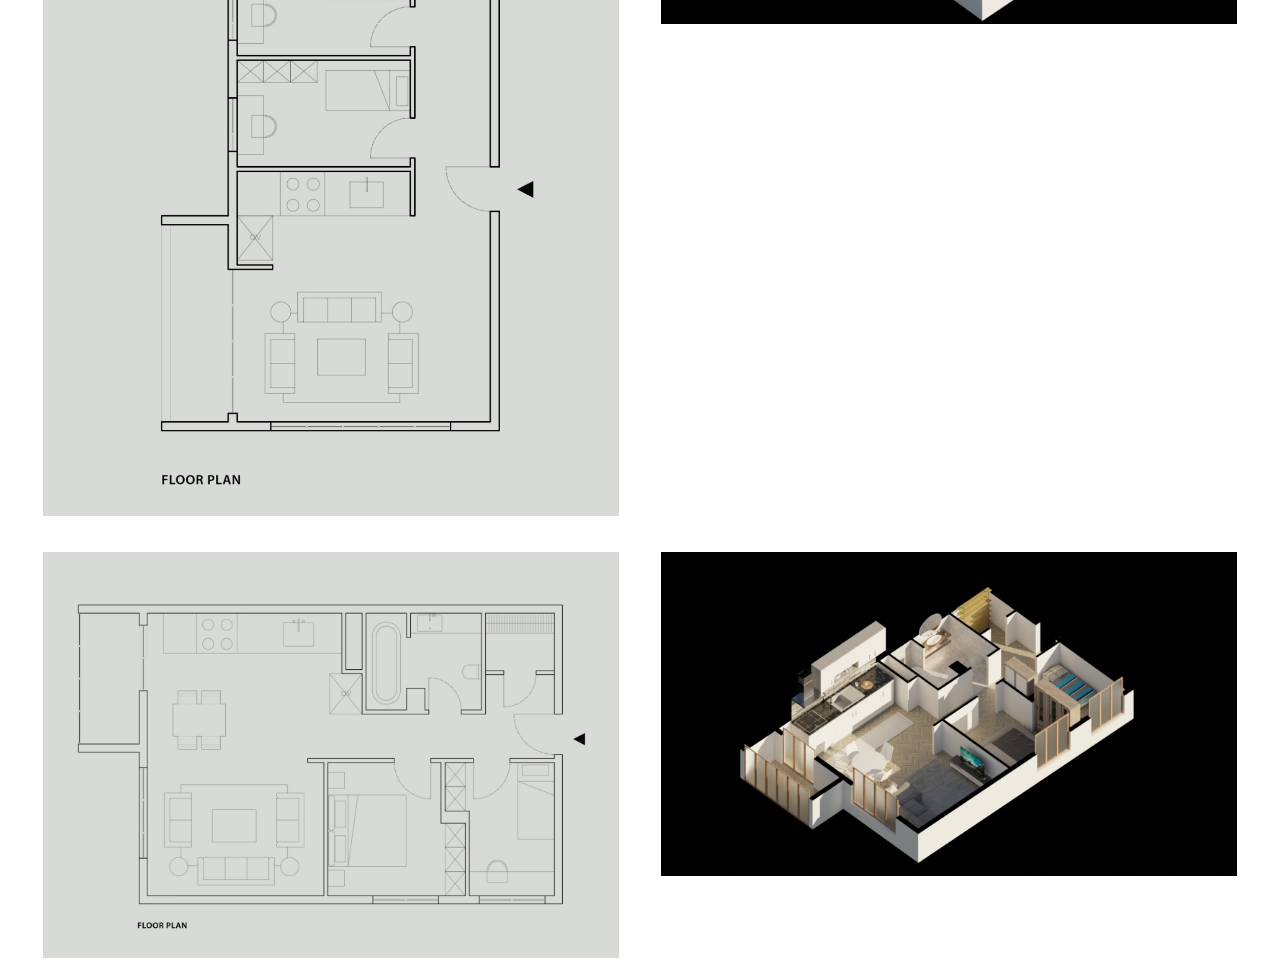
<file: projeler.html>
<!DOCTYPE html>
<html lang="en">
<head>
    <meta charset="UTF-8">
    <meta name="viewport" content="width=device-width, initial-scale=1.0">
    <link rel="stylesheet" href="/css/style.css">
    <link href="https://fonts.adobe.com/fonts/anth#fonts-section"> 
    <title>SA MİMARLIK</title>
</head>
<body onclick="hizmetleriKapat()">
    <header>
        <div class="abcd">
            <div class="logo">
                <img src="logo.jpeg" > 
                <h3><a href="#">MİMARLIK</a></h3>
            </div>
            <ul class="sayfalar">
                <li> <a href="index.html">Anasayfa</a></li>
                <li> <a href="hakkımızda.html">Hakkımızda</a></li>
                <li class="Hizmetler-li" onclick="hizmetleriGoster(event)"> <a href="#Hizmetler">Hizmetlerimiz</a>
                    <div id="Hizmetler-content">
                        <ul>
                          <li style="display: block;"> <a href="mimariuygulamaprojeleri.html">MİMARİ UYGULAMA PROJELERİ</a></li>
                          <li style="display: block;"> <a href="röleve-restorasyon.html">RESTORASYON</a></li>
                          <li style="display: block;"> <a href="mimarigörselleştirme.html">MİMARİ GÖRSELLEŞTİRME</a></li>
                          <li style="display: block;"> <a href="mimarianimasyon.html">MİMARİ ANİMASYON</a></li>
                          <li style="display: block;"> <a href="içmimariuygulamaları.html">İÇ MİMARİ UYGULAMALARI</a></li>              
                        </ul>
                        </div>
                </li>
                <li> <a href="projeler.html">Projeler</a></li>
                <li> <a href="iletişim.html">İletişim</a></li>
            </ul>
        </div>
    </header>
    <script>
      function hizmetleriGoster(event) {
          event.stopPropagation();  
        document.getElementById("Hizmetler-content").style.display = "block";
      }
      function hizmetleriKapat() {
        document.getElementById("Hizmetler-content").style.display = "none";
      }
  </script>


    <div class="resim-row">
      <div class="resim">
        <img src="resimler/resim1.jpeg">
       </div>
       <div class="resim">
         <img src="resimler/resim2.jpeg">
       </div>
    </div>

    <div class="resim-row">
        <div class="resim">
          <img src="resimler/resim3.jpeg">
         </div>
         <div class="resim">
           <img src="resimler/resim4.jpeg">
         </div>
    </div>

    <div class="resim-row">
        <div class="resim">
          <img src="resimler/resim5.jpeg">
         </div>
         <div class="resim">
           <img src="resimler/resim6.jpeg">
         </div>
      </div>

      <div class="resim-row">
        <div class="resim">
          <img src="resimler/resim7.jpeg">
         </div>
         <div class="resim">
           <img src="resimler/resim8.jpeg">
         </div>
      </div> 
            
      <div class="resim-row">
        <div class="resim">
          <img src="resimler/resim9.jpeg">
         </div>
         <div class="resim">
           <img src="resimler/resim10.jpeg">
         </div>
      </div>

      <div class="resim-row">
        <div class="resim">
          <img src="resimler/resim11.jpeg">
         </div>
         <div class="resim">
           <img src="resimler/resim12.jpeg">
         </div>
      </div> 

      <div class="resim-row">
        <div class="resim">
          <img src="resimler/resim13.jpeg">
         </div>
         <div class="resim">
           <img src="resimler/resim14.jpeg">
         </div>
      </div>

      <div class="resim-row">
        <div class="resim">
          <img src="resimler/resim15.jpeg">
         </div>
         <div class="resim">
           <img src="resimler/resim16.jpeg">
         </div>
      </div>
</body>
</html>
</file>
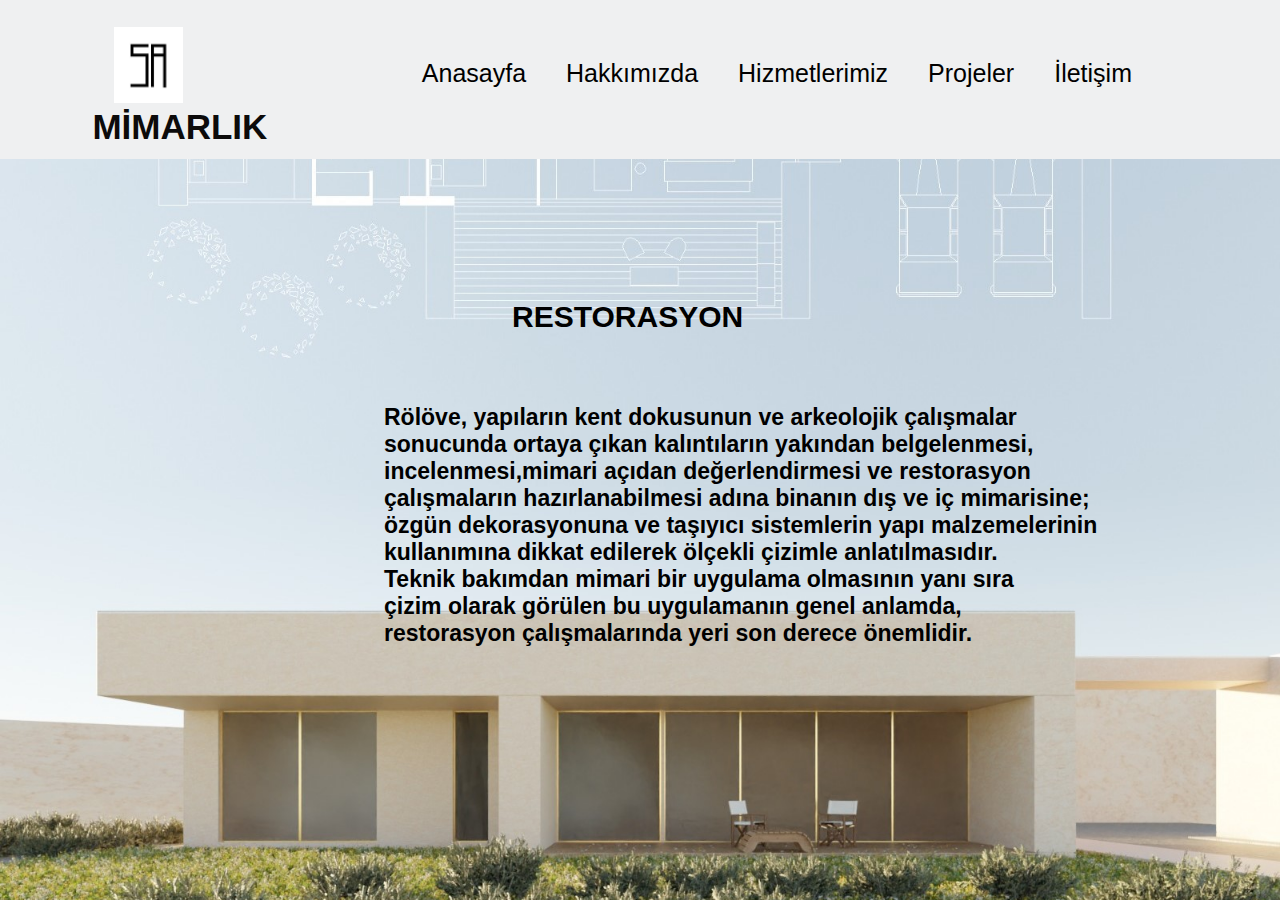
<file: röleve-restorasyon.html>
<!DOCTYPE html>
<html lang="en">
<head>
    <meta charset="UTF-8">
    <meta name="viewport" content="width=device-width, initial-scale=1.0">
    <link rel="stylesheet" href="/css/style.css">
    <link href="https://fonts.adobe.com/fonts/anth#fonts-section">
    <title>SA MİMARLIK</title>
</head>
<body onclick="hizmetleriKapat()">
    <header>
        <div class="abcd">
            <div class="logo">
                <img src="logo.jpeg" > 
                <h3><a href="#"> MİMARLIK</a></h3>
            </div>
            <ul class="sayfalar">
                <li> <a href="index.html">Anasayfa</a></li>
                <li> <a href="hakkımızda.html">Hakkımızda</a></li>
                <li class="Hizmetler-li" onclick="hizmetleriGoster(event)"> <a href="#Hizmetler">Hizmetlerimiz</a>
                    <div id="Hizmetler-content">
                        <ul>
                          <li style="display: block;"> <a href="mimariuygulamaprojeleri.html">MİMARİ UYGULAMA PROJELERİ</a></li>
                          <li style="display: block;"> <a href="röleve-restorasyon.html">RESTORASYON</a></li>
                          <li style="display: block;"> <a href="mimarigörselleştirme.html">MİMARİ GÖRSELLEŞTİRME</a></li>
                          <li style="display: block;"> <a href="mimarianimasyon.html">MİMARİ ANİMASYON</a></li>
                          <li style="display: block;"> <a href="içmimariuygulamaları.html">İÇ MİMARİ UYGULAMALARI</a></li>              
                        </ul>
                        </div>
                </li>
                <li> <a href="projeler.html">Projeler</a></li>
                <li> <a href="iletişim.html">İletişim</a></li>
            </ul>
        </div>
    </header>
    <script>
        function hizmetleriGoster(event) {
            event.stopPropagation();  
          document.getElementById("Hizmetler-content").style.display = "block";
        }
        function hizmetleriKapat() {
          document.getElementById("Hizmetler-content").style.display = "none";
        }
    </script>


    <style>
    
        body{
            background-image: url(resim.jpeg);
            background-size: cover;
            background-repeat: no-repeat; /* resim küçükse ekranda tekrarlamasın diye*/
        }
       
        h2{
            font-size: 30px;
            margin-top: 300px;
            margin-left: 40%;
            padding-bottom: 30px;}
    
        p{
            background-image: none;
            font-size: 23px;
            padding-top: 40px;
            padding-left: 30%;
        }
    </style>

    <div class="röre">
    <div class="röre-child">
    <h2>RESTORASYON</h2> 
    </div>
    <p><B>
        
      Rölöve, yapıların kent dokusunun ve arkeolojik çalışmalar<br>
      sonucunda ortaya çıkan kalıntıların yakından belgelenmesi,<br>
      incelenmesi,mimari açıdan değerlendirmesi ve restorasyon <br>
      çalışmaların hazırlanabilmesi adına binanın dış ve iç mimarisine;<br>
      özgün dekorasyonuna ve taşıyıcı sistemlerin yapı malzemelerinin <br>
      kullanımına dikkat edilerek ölçekli çizimle anlatılmasıdır.<br>
      Teknik bakımdan mimari bir uygulama olmasının yanı sıra <br>
      çizim olarak görülen bu uygulamanın genel anlamda,<br>
      restorasyon çalışmalarında yeri son derece önemlidir.
         

    </B>
    </p>

    </div>
    
</body>
</html>
</file>
<file: css/style.css>
html{
    scroll-behavior: smooth; /* geçişlerin yumuşak olmasını sağlar */
}

*{
    padding: 0; /* projenin tamamında varsayılan olarak gelen padding ve margin değerini sıfırladım daha sonra kendim değerlerini belirleyeceğim.*/
    margin: 0; 
    box-sizing: border-box;
    list-style: none;
    text-decoration: none;
}

body {
    font-family: anth, sans-serif;
    font-style: normal;
    font-weight: 40%; /* 400px di 40 % yaptım */
}

img{
    width: 100%;
}

#Anasayfa{
    margin-top: auto; /* 120px di 12% yaptım*/
    margin-bottom: -500%;

    /*position: relative;*/
}



/*---------------HEADER--------------*/

header {
    background: rgb(239, 240, 241);

    border-bottom: 1% solid rgba(77, 76, 76, 0.801); /* 1px di 1% yaptım*/
    position: fixed;  /*   kaydırma çubuğu ile birlikte header bölümünün de aşağı kaymasını sağlar.  */
    width: 100%;
    top: 0;
    z-index: 5; /*ana sayfada yer alan yazının header üzerine denk gelmemesi için kullandım. */
    padding-bottom: 12px;
}


.abcd{
    display: flex; /* h3 etiketi ile ul sıralı listesindeki değerleri birbirinden ayırır yan yana yazar. */
    justify-content: space-between;/* ayrılan bilgilerin arasında eşit miktarda boşluk olacak şekilde biri sağa biri sola gider. */
    align-items: center;
    margin-left: auto;
    width: 80%;
    padding: -2% 0%;
    margin-right: 10% ;
    margin-left: 10% ;
}
.logo img{
    margin-left: -5%;
    height: 25%;
    width: 25%;
    margin-top: 10%;
    
}

.sayfalar{
    display: flex; /* sıralı listedeki elemanların yan yana sıralanmasını sağlar.*/

}

.sayfalar li a{
    font-size: 25px;
    color:black;
    padding: 15px 20px;
    border-radius: 5px;
    transition: all .5s ease-in-out;
}

.sayfalar li a:hover{
    background: #bcbeca;
}

.logo h3 a{
    color:#0c0b0b;
    font-size: 35px;
    margin-left: -13%;
    margin-top: 10%;
    
    
}

/*------ANASAYFA----*/



.inner_Anasayfa{
    position: absolute;
    left: 10%;  /* 30 px di 3% yaptım*/
    top: 40%; /*300 px di 30% yaptım*/
    display: flex;
    align-items: center;
    justify-content: space-between;
    margin:0% auto;
    width:80%;
}

.child_Anasayfa{
    flex-basis: 45%;
}
.child_Anasayfa h2{
    font-size: 230%; /* 50 px di 230% yaptım*/
    
}
.child_Anasayfa span{
    font-size: 210%;/* 35px di 210% yaptım*/

}
.child_Anasayfa p{
    font-size: 200%;/* 30px di 200% yaptım*/
}

/*-------HİZMETLER MENÜ--------*/

#Hizmetler-content {
    position: absolute; /*akıştan bağımsız bir hale getirmek için.*/
    z-index:1;
    display: none;
    margin-top: 54px;
    margin-left:-10px;
    border-radius: 8px;
    padding: 12px 0;
}
#Hizmetler-content li{
    padding: 10px 10px;
}
#Hizmetler-content {
    background-color: rgb(239, 240, 241);
    font-size: medium;
}
.Hizmetler-li:hover #Hizmetler-content{
    display: block;
}

/*---PROJELER-----*/
.salogo{
    padding-top: 10px;
    margin-top: -700px;
    margin-left: 1100px;
    margin-right: 100px;
    width: 300px;
}

.resim-row {
  display: flex;
  justify-content: space-evenly;
  margin-top: 32px;
}
.resim {
    width: 45%;
}

/*----İLETİŞİM-----*/

.iletisim{
    display : flex;
    flex-wrap: wrap;
    align-items: center;
    justify-content: space-between;
    margin:0 auto;
    width: 80%;

}
.iletisim-child{
    flex-basis: 45%;
    margin-top: -610px;
}
.iletisim-child form{
    padding-top :100px;
    padding-bottom: 45px;
    padding-right: 100px;
    margin-right: 150px;
    margin-left: 55%;
    margin-top: 9%;
    background: rgb(239, 240, 241);
    border-radius: 5px;
}

.iletisim-child form input,textarea{
    width: 100%;
    padding: 10px;
    margin-bottom: 30px;
    margin-left: 50px;
    margin-top: -15px;
    background: rgb(251, 251, 252);
    border: none;
    resize:none;
    border-radius: 25px;
    transition: .3s ease-in-out;

}
.iletisim-child form input,textarea:focus{
    color: #000000;
}

.iletisim-child form input:focus{ /* inputların üzerine tıklandığında var sayılan değerin harfleri arasında 2px lik boşluk bırakır */
    letter-spacing: 2px;
}

.iletisim-child form textarea:focus{
    letter-spacing: 2px;
}

.iletisim-child form input:last-child{

    background: #d7e2f3;
    border: 2px solid #d7e2f3;
    transition: .3s;
}

.iletisim-child form input:last-child:hover{
    background: transparent;
    color: #000000;
}
.iletisim-children iframe{
    margin-top: 220px;
    margin-left: 35px;
}

footer{
    background: #d7e2f3;
    margin-top: 3px;
    margin-bottom: 94px;
    color: #080808;
    padding-bottom: 100px;
}
.innerfooter-child h1{
    padding-top: 45px;
    padding-bottom: 40px;
    margin-left: 200px;
    margin-top: 30px;
    margin-bottom: 20px;
}
.innerfooter-child ul li{
    font-size: 25px;
    margin-left: 200px;
    margin-top: 20px;
    
    
}

/*-------------Mobil cihazlar için olan stiller---------------*/

@media screen and (width<=400px){
    /*-----ANASAYFA-----*/

    html{
        scroll-behavior: smooth; /* geçişlerin yumuşak olmasını sağlar */
    }
    
    *{
        padding: 0; /* projenin tamamında varsayılan olarak gelen padding ve margin değerini sıfırladım daha sonra kendim değerlerini belirleyeceğim.*/
        margin: 0; 
        box-sizing: border-box;
        list-style: none;
        text-decoration: none;
    }
    
    body {
        font-family: anth, sans-serif;
        font-style: normal;
        font-weight: 40%; /* 400px di 40 % yaptım */
    }
    
    img{
        width: 100%;
    }
    
    #Anasayfa{
        margin-top: auto; /* 120px di 12% yaptım*/
        margin-bottom: -500%;
    
        /*position: relative;*/
    }
    
    header {
        background: rgb(239, 240, 241);
    
        border-bottom: 1% solid rgba(77, 76, 76, 0.801); /* 1px di 1% yaptım*/
        position: fixed;  /*   kaydırma çubuğu ile birlikte header bölümünün de aşağı kaymasını sağlar.  */
        width: 100%;
        top: 0;
        z-index: 5; /*ana sayfada yer alan yazının header üzerine denk gelmemesi için kullandım. */
        height: 100px;
    }
    .abcd{
        height:40px;
        margin-left: 30px;
        margin-top: 5px;
    }
    .logo img{
        margin-top: 15px;
        
    }

    .logo h3 a{
        font-size: 15px;
        margin-bottom: 20px;
    }
    .sayfalar li a{
        font-size: 15px;
        margin-left: -25px;
        border-radius: 5px;
        transition: all .5s ease-in-out;
    }

    .sayfalar li a:hover{
        background: #bcbeca;
    }
    .sayfalar{
    margin-top: 100px;
    margin-left:-100px;
    
    
    }
    .child_Anasayfa h2{
        font-size: 20px; /* 50 px di 230% yaptım*/
        
    }
    .child_Anasayfa span{
        font-size: 18px;/* 35px di 210% yaptım*/
    
    }
    .child_Anasayfa p{
        font-size: 22px;/* 30px di 200% yaptım*/
    }
    .inner_Anasayfa{
        margin-top: -78px;
    }

     /*-----HAKKIMIZDA-------*/
     .hak{
        width: 90%;
        align: center;
        margin-left: 10px;
        margin-right: 10px;

     }
     .hak-child h2{
       margin-top: 150px;
       margin-left: 100px;
       font-size: 23px;

     }
     /*------HİZMETLERİMİZ-------*/

     #Hizmetler-content {
        position: absolute; 
        z-index:1;
        display: none;
        margin-top: 16px;
        margin-left:-10px;
        width: 500px;
    
    }
    #Hizmetler-content li{
        padding: 10px 10px;
    }
    .Hizmetler-li:hover #Hizmetler-content{
        display: block;
    }

    /*-----PROJELER-----*/
    .salogo{
        padding-top: 10px;
        margin-top: -700px;
        margin-left: 1100px;
        margin-right: 100px;
        width: 300px;
}

.resim-row {
    display: flex;
    flex-direction: column;
    align-items: center;
    margin-top: 32px;
  }
  .resim {
      width: 90%;
  }

 /*------İLETİŞİM------*/

 .iletisim-children iframe{
    width: 300px;
    height: 300px;
    margin-left:30px;
    padding-left:30px;
    margin-top:150px;
    margin-bottom:650px;
 }
 .iletisim-child form{
    width:400px;
    height:500px;
    margin-left:10px;
    margin-top:-150px;
    padding-top:10px;
 }
 .iletisim{
    display:block;
    flex-wrap: wrap;
    align-items: center;
    justify-content: space-between;
    width: 100%;
    margin-top:10px;

}
.inner-footer{
    height:200px;
}
.innerfooter-child h1 {
    margin-bottom:-45px;
    font-size:15px ;
    margin-left:160px;
    
}
.innerfooter-child ul li i{
    font-size:15px;
    margin-left:-150px;
    margin-top:15px;

}
.hak{
    width: 400px;
    align: center;
    margin-left: 10px;
    margin-right: 10px;

 }
 .mup p{
    width: 90%;
    margin-left: 1%;
    font-size:25;
    padding-top:40px;

 }
 .mup-child h2{
   margin-top: 150px;
   margin-left: 40px;
   font-size: 20px;


}
.röre p{
    width: 90%;
    padding-right: 6%;
    font-size:20px;
    padding-top:15px;

 }
 .röre-child h2{
   margin-top: 150px;
   margin-left: 130px;
   font-size: 20px;


}
.migör p{
    width: 90%;
    padding-right: 7%;
    margin: 5%;
    font-size:25;
    padding-top:40px;

 }
 .migör-child h2{
   margin-top: 150px;
   margin-left:90px;
   font-size: 20px;


}
.mian p{
    width: 90%;
    font-size:20;
    padding-top:40px;

 }
 .mian-child h2{
   margin-top: 150px;
   margin-left:90px;
   font-size: 20px;


}
.miuy p{
    width: 90%;
    font-size:25;
    padding-top:40px;

 }
 .miuy-child h2{
   margin-top: 150px;
   margin-left:90px;
   font-size: 20px;


}


}
</file>
